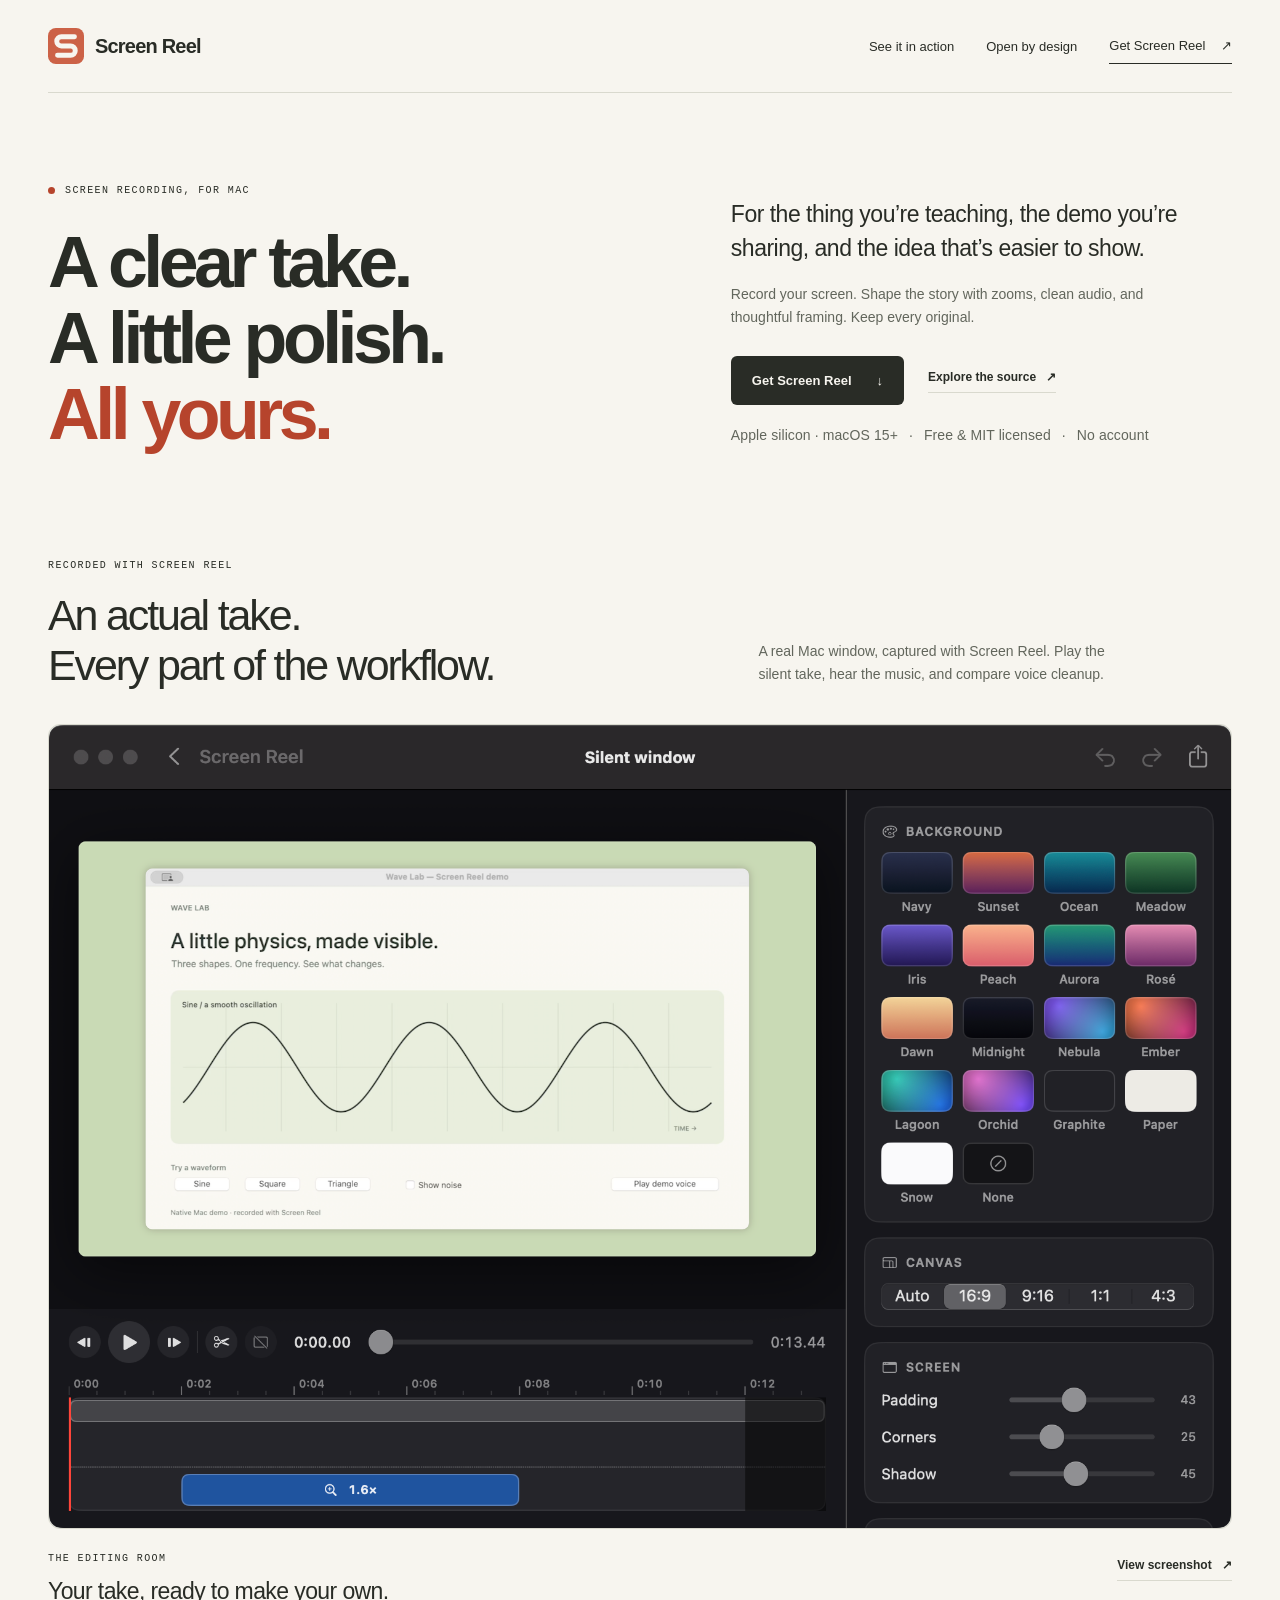
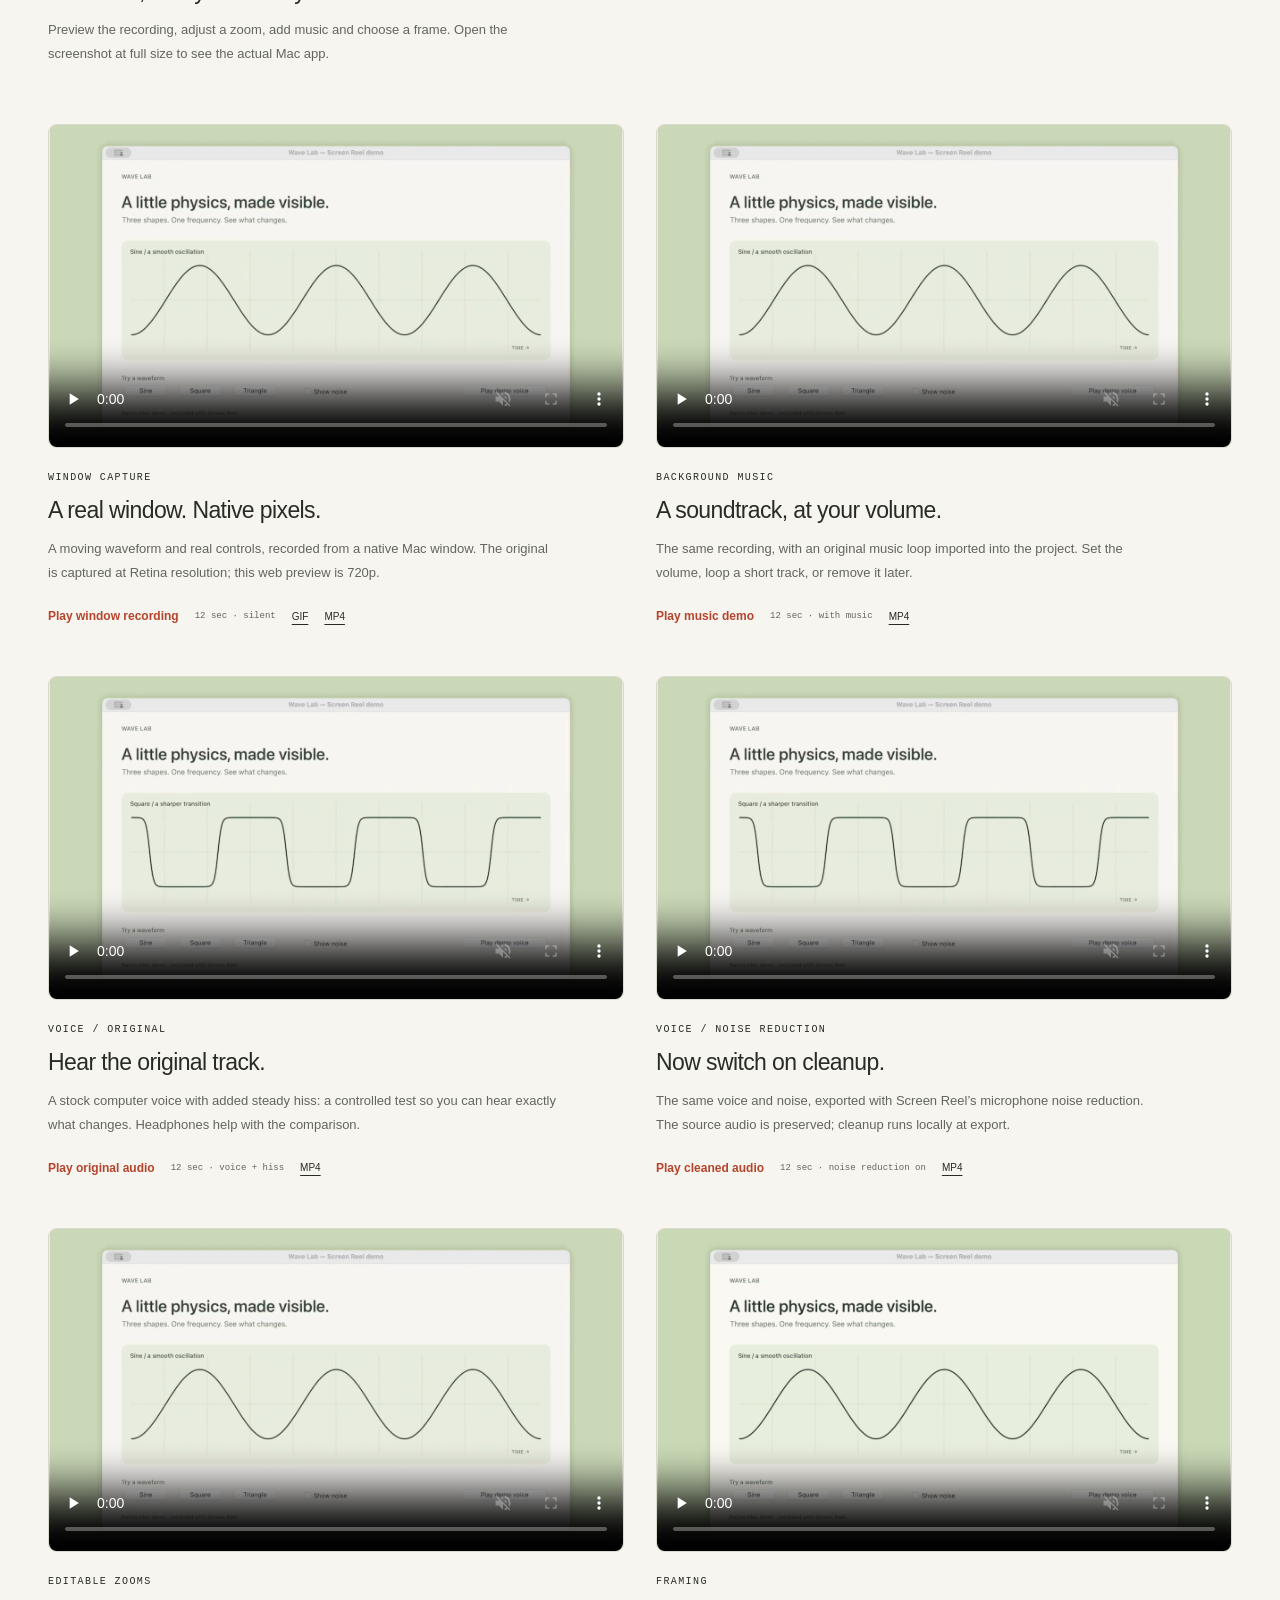
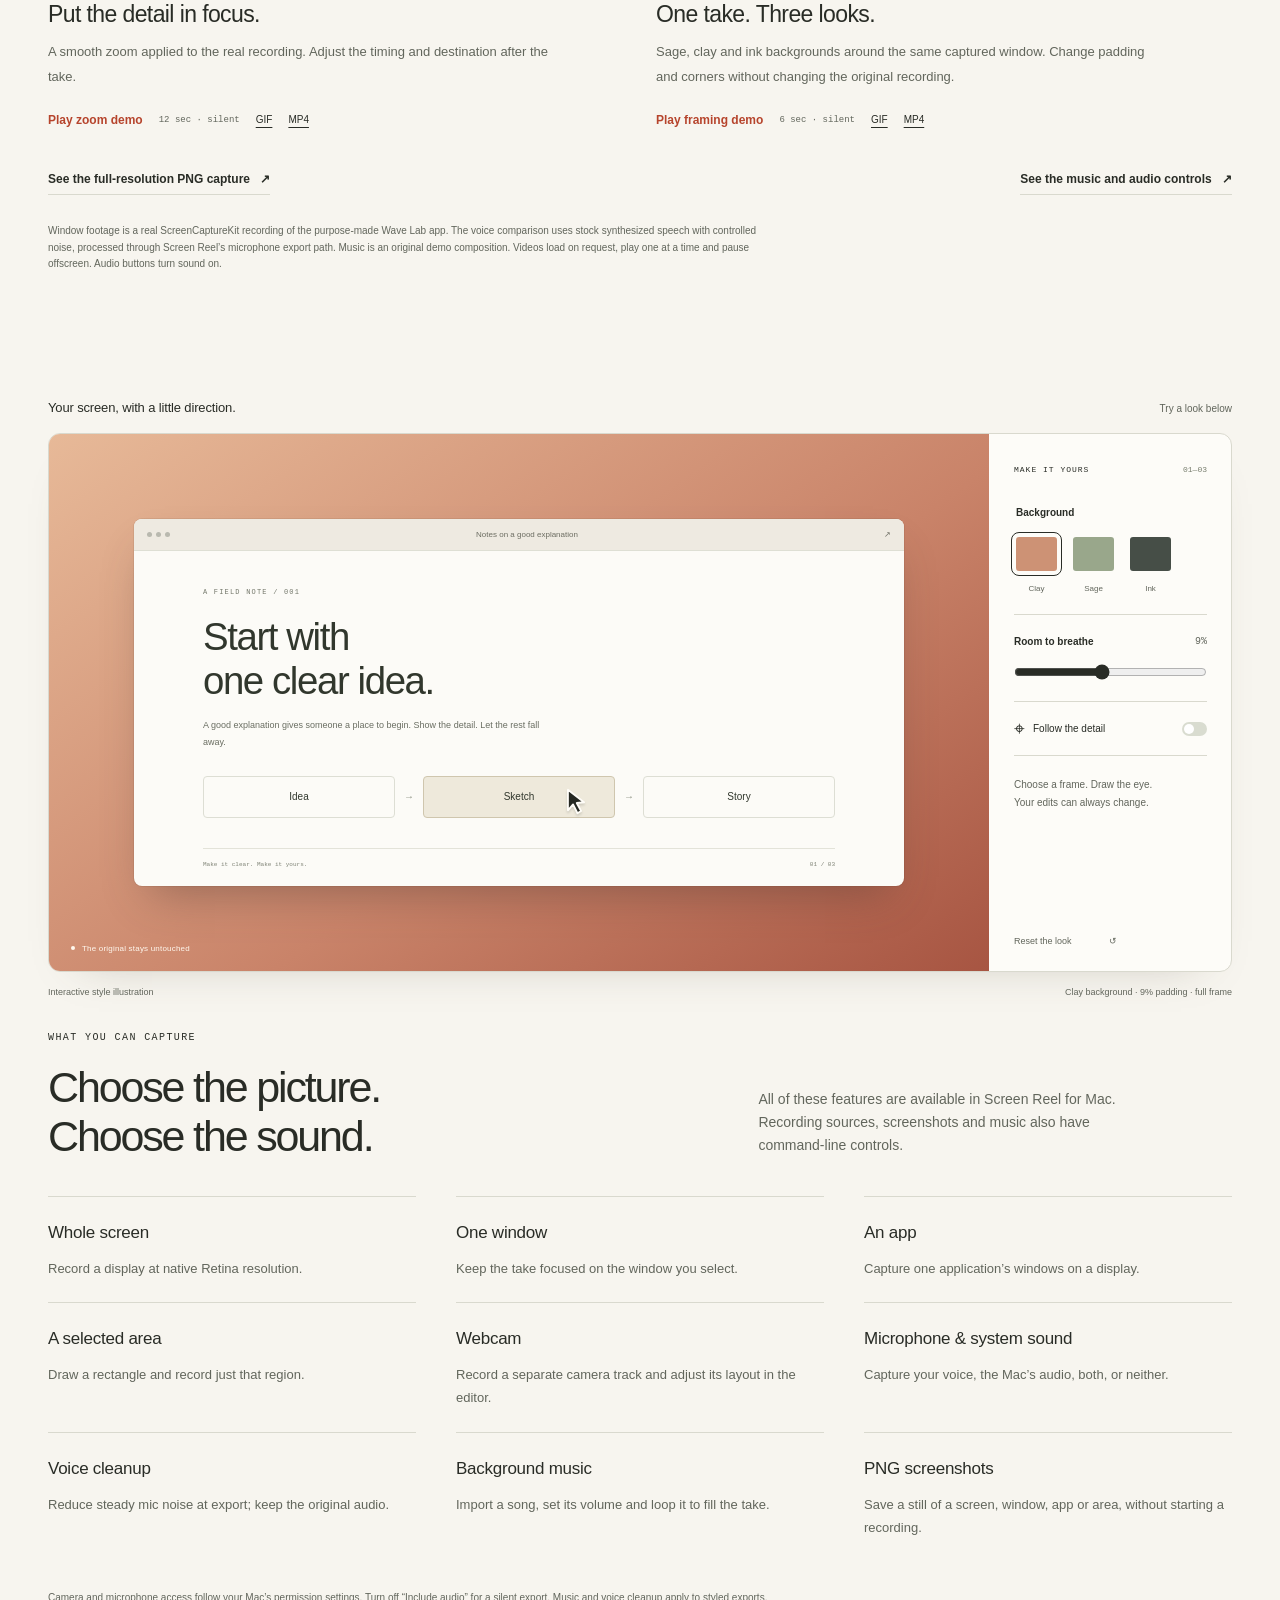
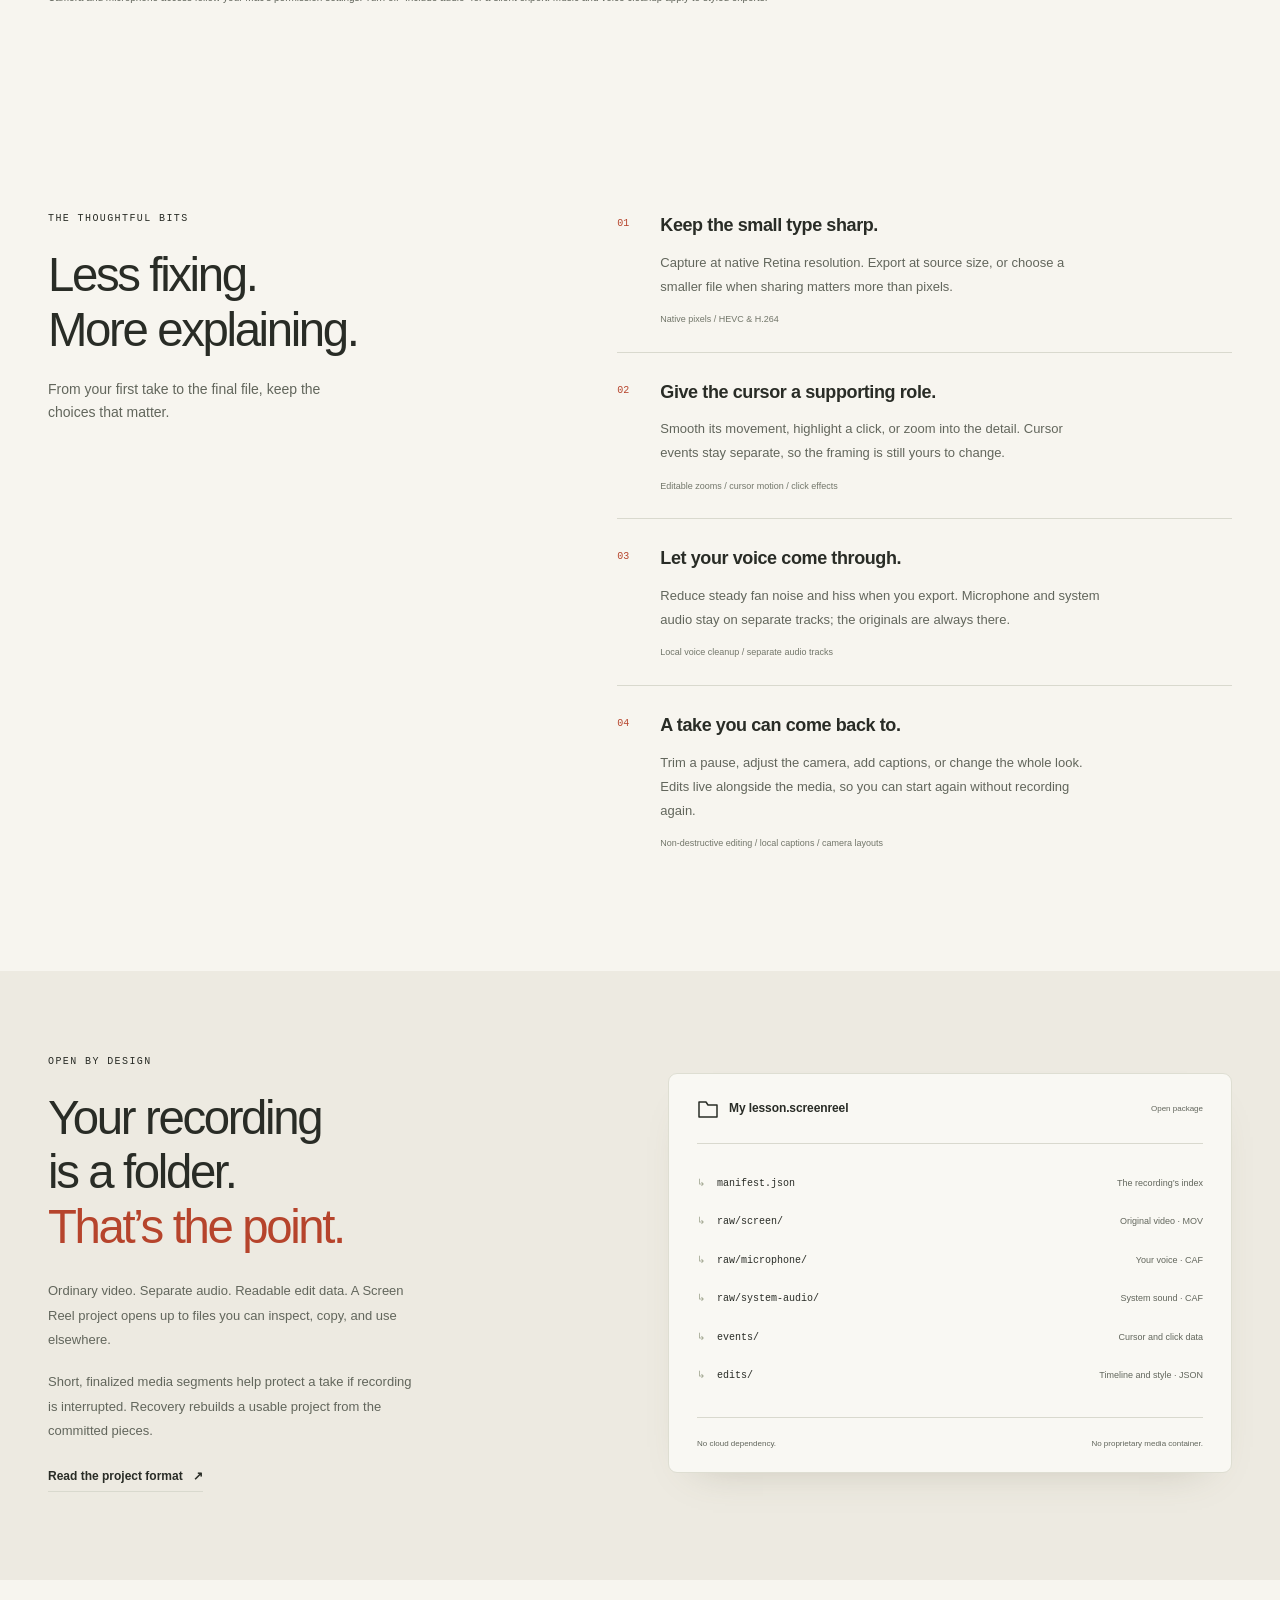
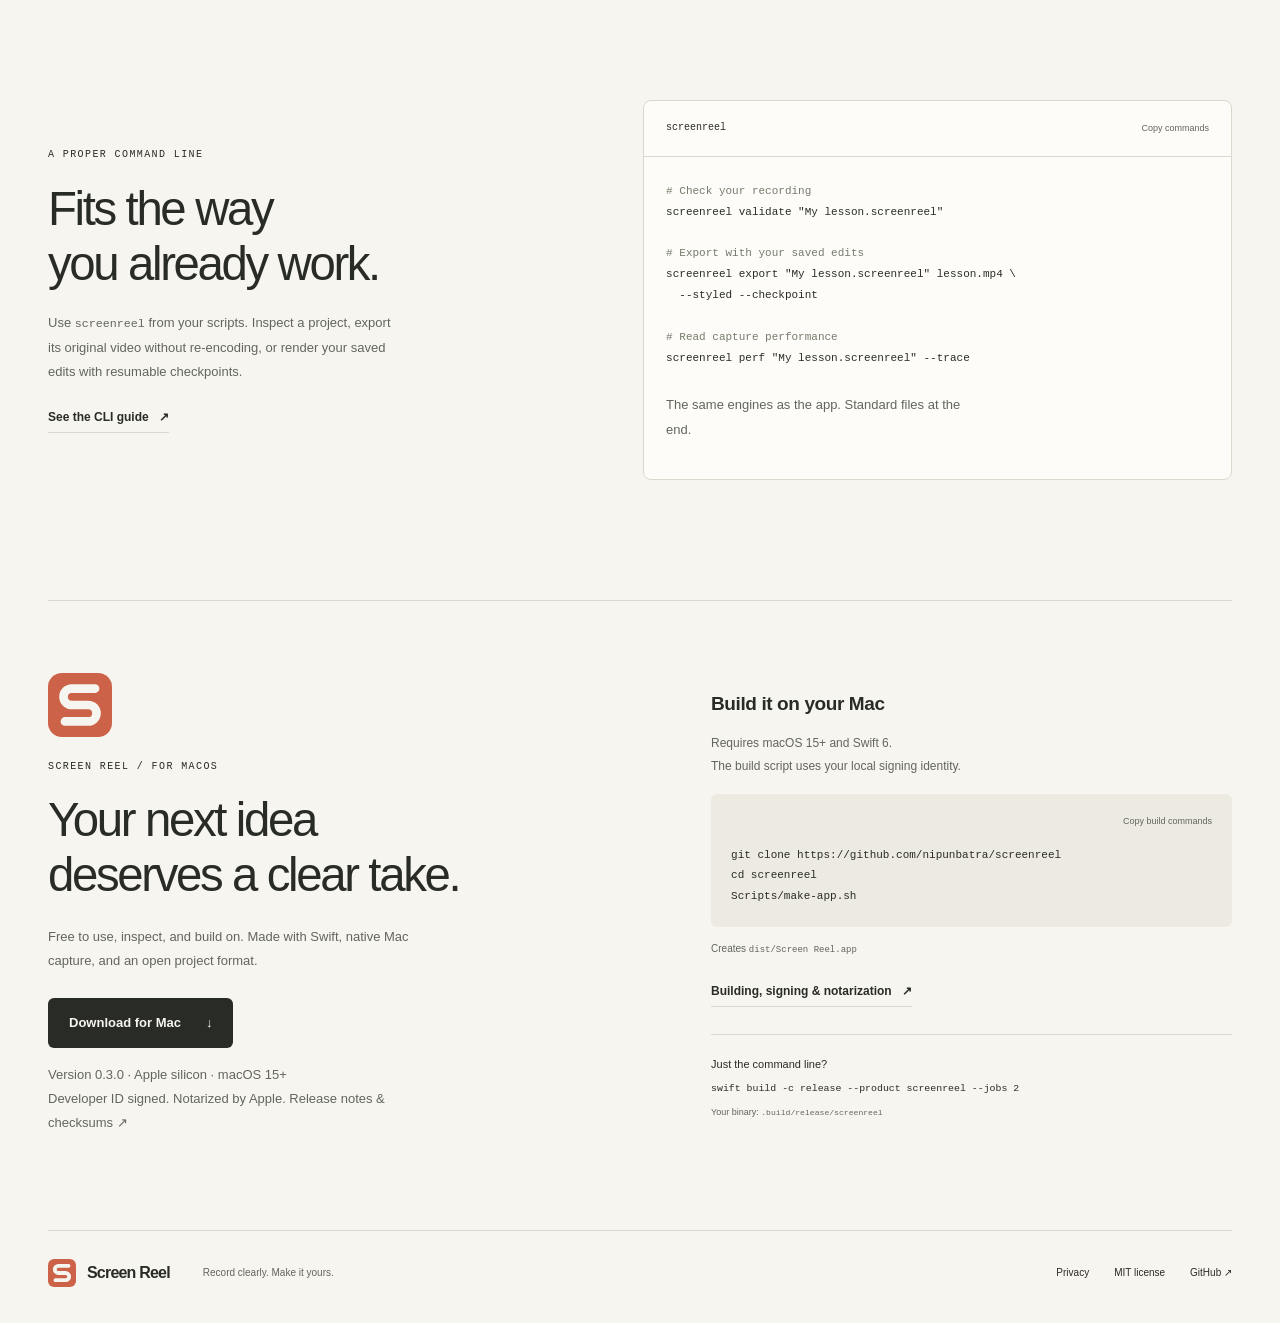
<file: website/index.html>
<!doctype html>
<html lang="en">
<head>
<meta charset="utf-8"><meta name="viewport" content="width=device-width, initial-scale=1">
<meta name="theme-color" content="#f7f5ef">
<title>Screen Reel — a clear take, a little polish, all yours</title>
<meta name="description" content="A native Mac screen recorder with editable zooms, cursor motion, local voice cleanup, and an open project format. Free and MIT licensed.">
<link rel="canonical" href="https://nipunbatra.github.io/screenreel/">
<link rel="icon" type="image/svg+xml" href="assets/mark.svg">
<meta property="og:type" content="website"><meta property="og:title" content="Screen Reel — record clearly. Make it yours.">
<meta property="og:description" content="Screen recording and a little studio polish. Native to your Mac. Open by design.">
<meta property="og:url" content="https://nipunbatra.github.io/screenreel/">
<meta property="og:image" content="https://nipunbatra.github.io/screenreel/assets/og-image.png">
<meta property="og:image:width" content="1200"><meta property="og:image:height" content="630">
<meta property="og:image:alt" content="Screen Reel. Record clearly. Make it yours.">
<meta name="twitter:card" content="summary_large_image">
<link rel="stylesheet" href="styles.css"><script src="site.js" defer></script><script type="module" src="gallery.mjs"></script>
</head>
<body>
<a class="skip-link" href="#main">Skip to content</a>
<header class="site-header wrap">
  <a class="brand" href="./" aria-label="Screen Reel home"><img src="assets/mark.svg" width="36" height="36" alt=""><span>Screen Reel</span></a>
  <nav aria-label="Main navigation"><a href="#gallery">See it in action</a><a href="#open-format">Open by design</a><a class="nav-download" href="#download">Get Screen Reel <span aria-hidden="true">↗</span></a></nav>
</header>
<main id="main">
  <section class="hero wrap" aria-labelledby="hero-title">
    <div><p class="eyebrow"><span class="record-dot" aria-hidden="true"></span> Screen recording, for Mac</p><h1 id="hero-title">A clear take.<br>A little polish.<br><span>All yours.</span></h1></div>
    <div class="hero-aside"><p class="hero-description">For the thing you’re teaching, the demo you’re sharing, and the idea that’s easier to show.</p><p>Record your screen. Shape the story with zooms, clean audio, and thoughtful framing. Keep every original.</p>
      <div class="hero-actions"><a class="button" href="#download">Get Screen Reel <span aria-hidden="true">↓</span></a><a class="text-link" href="https://github.com/nipunbatra/screenreel">Explore the source <span aria-hidden="true">↗</span></a></div><p class="availability">Apple silicon · macOS 15+ <span>·</span> Free &amp; MIT licensed <span>·</span> No account</p>
    </div>
  </section>
  <section class="gallery wrap" id="gallery" aria-labelledby="gallery-title">
    <div class="gallery-heading"><div><p class="eyebrow">Recorded with Screen Reel</p><h2 id="gallery-title">An actual take.<br>Every part of the workflow.</h2></div><p>A real Mac window, captured with Screen Reel. Play the silent take, hear the music, and compare voice cleanup.</p></div>
    <figure class="gallery-editor">
      <a href="assets/gallery/editor.png" data-screenshot aria-label="Enlarge the Screen Reel editor screenshot"><img src="assets/gallery/editor.png" width="1920" height="1304" loading="lazy" decoding="async" alt="Screen Reel’s native editor with a real Wave Lab window recording, timeline and editing controls"></a>
      <figcaption><div><span class="eyebrow">The editing room</span><h3>Your take, ready to make your own.</h3><p>Preview the recording, adjust a zoom, add music and choose a frame. Open the screenshot at full size to see the actual Mac app.</p></div><a class="text-link" href="assets/gallery/editor.png" data-screenshot="Screen Reel editor at full size">View screenshot <span aria-hidden="true">↗</span></a></figcaption>
    </figure>
    <div class="gallery-pair">
      <figure class="gallery-demo">
        <video id="window-demo" data-gallery-video data-label="window recording" width="1280" height="720" controls muted loop playsinline preload="none" poster="assets/gallery/window.png" aria-label="12-second window recording; silent"><source src="assets/gallery/window.mp4" type="video/mp4"></video>
        <figcaption><span class="eyebrow">Window capture</span><h3>A real window. Native pixels.</h3><p>A moving waveform and real controls, recorded from a native Mac window. The original is captured at Retina resolution; this web preview is 720p.</p><div class="demo-actions"><button class="text-link" data-play="window-demo" aria-pressed="false">Play window recording</button><span>12 sec · silent</span><a href="assets/gallery/window.gif">GIF</a><a href="assets/gallery/window.mp4">MP4</a></div></figcaption>
      </figure>
      <figure class="gallery-demo">
        <video id="music-demo" data-gallery-video data-label="music demo" width="1280" height="720" controls muted loop playsinline preload="none" poster="assets/gallery/music.png" aria-label="12-second music demo; with music"><source src="assets/gallery/music.mp4" type="video/mp4"></video>
        <figcaption><span class="eyebrow">Background music</span><h3>A soundtrack, at your volume.</h3><p>The same recording, with an original music loop imported into the project. Set the volume, loop a short track, or remove it later.</p><div class="demo-actions"><button class="text-link" data-play="music-demo" data-audible data-restart aria-pressed="false">Play music demo</button><span>12 sec · with music</span><a href="assets/gallery/music.mp4">MP4</a></div></figcaption>
      </figure>
      <figure class="gallery-demo">
        <video id="voice-original-demo" data-gallery-video data-label="original audio" width="1280" height="720" controls muted loop playsinline preload="none" poster="assets/gallery/voice-original.png" aria-label="12-second original audio; voice + hiss"><source src="assets/gallery/voice-original.mp4" type="video/mp4"></video>
        <figcaption><span class="eyebrow">Voice / original</span><h3>Hear the original track.</h3><p>A stock computer voice with added steady hiss: a controlled test so you can hear exactly what changes. Headphones help with the comparison.</p><div class="demo-actions"><button class="text-link" data-play="voice-original-demo" data-audible data-restart aria-pressed="false">Play original audio</button><span>12 sec · voice + hiss</span><a href="assets/gallery/voice-original.mp4">MP4</a></div></figcaption>
      </figure>
      <figure class="gallery-demo">
        <video id="voice-clean-demo" data-gallery-video data-label="cleaned audio" width="1280" height="720" controls muted loop playsinline preload="none" poster="assets/gallery/voice-clean.png" aria-label="12-second cleaned audio; noise reduction on"><source src="assets/gallery/voice-clean.mp4" type="video/mp4"></video>
        <figcaption><span class="eyebrow">Voice / noise reduction</span><h3>Now switch on cleanup.</h3><p>The same voice and noise, exported with Screen Reel’s microphone noise reduction. The source audio is preserved; cleanup runs locally at export.</p><div class="demo-actions"><button class="text-link" data-play="voice-clean-demo" data-audible data-restart aria-pressed="false">Play cleaned audio</button><span>12 sec · noise reduction on</span><a href="assets/gallery/voice-clean.mp4">MP4</a></div></figcaption>
      </figure>
      <figure class="gallery-demo">
        <video id="zoom-demo" data-gallery-video data-label="zoom demo" width="1280" height="720" controls muted loop playsinline preload="none" poster="assets/gallery/zoom.png" aria-label="12-second zoom demo; silent"><source src="assets/gallery/zoom.mp4" type="video/mp4"></video>
        <figcaption><span class="eyebrow">Editable zooms</span><h3>Put the detail in focus.</h3><p>A smooth zoom applied to the real recording. Adjust the timing and destination after the take.</p><div class="demo-actions"><button class="text-link" data-play="zoom-demo" aria-pressed="false">Play zoom demo</button><span>12 sec · silent</span><a href="assets/gallery/zoom.gif">GIF</a><a href="assets/gallery/zoom.mp4">MP4</a></div></figcaption>
      </figure>
      <figure class="gallery-demo">
        <video id="styles-demo" data-gallery-video data-label="framing demo" width="1280" height="720" controls muted loop playsinline preload="none" poster="assets/gallery/styles.png" aria-label="6-second framing demo; silent"><source src="assets/gallery/styles.mp4" type="video/mp4"></video>
        <figcaption><span class="eyebrow">Framing</span><h3>One take. Three looks.</h3><p>Sage, clay and ink backgrounds around the same captured window. Change padding and corners without changing the original recording.</p><div class="demo-actions"><button class="text-link" data-play="styles-demo" aria-pressed="false">Play framing demo</button><span>6 sec · silent</span><a href="assets/gallery/styles.gif">GIF</a><a href="assets/gallery/styles.mp4">MP4</a></div></figcaption>
      </figure>
    </div>
    <div class="gallery-stills">
      <a class="text-link" href="assets/gallery/capture.png" data-screenshot="Full-resolution PNG of the Wave Lab window, saved with Screen Reel’s screenshot command">See the full-resolution PNG capture <span aria-hidden="true">↗</span></a>
      <a class="text-link" href="assets/gallery/editor-styled.png" data-screenshot="Screen Reel’s music and audio controls">See the music and audio controls <span aria-hidden="true">↗</span></a>
    </div>
    <p class="gallery-note">Window footage is a real ScreenCaptureKit recording of the purpose-made Wave Lab app. The voice comparison uses stock synthesized speech with controlled noise, processed through Screen Reel’s microphone export path. Music is an original demo composition. Videos load on request, play one at a time and pause offscreen. Audio buttons turn sound on.</p>
    <p id="gallery-status" class="gallery-status" role="status" aria-live="polite"></p>
    <dialog id="screenshot-dialog" aria-label="Screen Reel screenshot"><button class="dialog-close" data-close autofocus>Close screenshot <span aria-hidden="true">×</span></button><img alt=""></dialog>
  </section>
  <section class="showcase wrap" aria-labelledby="showcase-title">
    <div class="showcase-heading"><h2 id="showcase-title">Your screen, with a little direction.</h2><span>Try a look below</span></div>
    <div class="demo-shell">
      <div class="demo-canvas" id="demo-canvas" data-look="clay">
        <div class="demo-document">
          <div class="document-bar"><span class="window-dots" aria-hidden="true"><i></i><i></i><i></i></span><span>Notes on a good explanation</span><span aria-hidden="true">↗</span></div>
          <div class="document-content"><span class="document-label">A field note / 001</span><h3>Start with<br>one clear idea.</h3><p>A good explanation gives someone a place to begin. Show the detail. Let the rest fall away.</p>
            <div class="idea-diagram" aria-label="An idea becomes a sketch, then a story"><span>Idea</span><i aria-hidden="true">→</i><span class="diagram-focus">Sketch</span><i aria-hidden="true">→</i><span>Story</span></div>
            <div class="document-bottom"><span>Make it clear. Make it yours.</span><span>01 / 03</span></div>
          </div>
          <svg class="demo-cursor" viewBox="0 0 30 38" width="30" height="38" aria-hidden="true"><path d="M4 3v28l7-8 6 12 5-3-6-11 10-1Z" fill="#252822" stroke="#fffdf8" stroke-width="2.5" stroke-linejoin="round"/></svg>
        </div>
        <div class="frame-label" aria-hidden="true"><span class="tiny-dot"></span> The original stays untouched</div>
      </div>
      <aside class="demo-controls" aria-label="Interactive style illustration controls">
        <div class="controls-title"><span class="eyebrow">Make it yours</span><span class="control-index">01—03</span></div>
        <fieldset><legend>Background</legend><div class="swatches"><button class="swatch clay" data-look="clay" aria-label="Clay background" aria-pressed="true"><span>Clay</span></button><button class="swatch sage" data-look="sage" aria-label="Sage background" aria-pressed="false"><span>Sage</span></button><button class="swatch ink" data-look="ink" aria-label="Ink background" aria-pressed="false"><span>Ink</span></button></div></fieldset>
        <div class="range-control"><label for="padding">Room to breathe <output id="padding-value" for="padding">9%</output></label><input id="padding" type="range" min="4" max="15" value="9" step="1"></div>
        <button class="focus-toggle" id="focus-toggle" aria-pressed="false"><span class="focus-icon" aria-hidden="true">⌖</span><span>Follow the detail</span><span class="switch" aria-hidden="true"></span></button>
        <p class="control-note">Choose a frame. Draw the eye. Your edits can always change.</p><button class="reset-button" id="reset-demo">Reset the look <span aria-hidden="true">↺</span></button>
      </aside>
    </div>
    <div class="demo-footer"><span>Interactive style illustration</span><span id="demo-status" role="status" aria-live="polite">Clay background · 9% padding · full frame</span></div>
    <noscript><p class="no-script">The illustration’s controls need JavaScript. The app, documentation, and build instructions are linked below.</p></noscript>
  </section>
  <section class="capture-features wrap" aria-labelledby="capture-features-title">
    <div class="gallery-heading"><div><p class="eyebrow">What you can capture</p><h2 id="capture-features-title">Choose the picture.<br>Choose the sound.</h2></div><p>All of these features are available in Screen Reel for Mac. Recording sources, screenshots and music also have command-line controls.</p></div>
    <dl class="capture-grid">
      <div><dt>Whole screen</dt><dd>Record a display at native Retina resolution.</dd></div>
      <div><dt>One window</dt><dd>Keep the take focused on the window you select.</dd></div>
      <div><dt>An app</dt><dd>Capture one application’s windows on a display.</dd></div>
      <div><dt>A selected area</dt><dd>Draw a rectangle and record just that region.</dd></div>
      <div><dt>Webcam</dt><dd>Record a separate camera track and adjust its layout in the editor.</dd></div>
      <div><dt>Microphone &amp; system sound</dt><dd>Capture your voice, the Mac’s audio, both, or neither.</dd></div>
      <div><dt>Voice cleanup</dt><dd>Reduce steady mic noise at export; keep the original audio.</dd></div>
      <div><dt>Background music</dt><dd>Import a song, set its volume and loop it to fill the take.</dd></div>
      <div><dt>PNG screenshots</dt><dd>Save a still of a screen, window, app or area, without starting a recording.</dd></div>
    </dl>
    <p class="gallery-note">Camera and microphone access follow your Mac’s permission settings. Turn off “Include audio” for a silent export. Music and voice cleanup apply to styled exports.</p>
  </section>
  <section class="details wrap section-space" id="features" aria-labelledby="details-title">
    <div class="section-heading"><p class="eyebrow">The thoughtful bits</p><h2 id="details-title">Less fixing.<br>More explaining.</h2><p>From your first take to the final file, keep the choices that matter.</p></div>
    <div class="feature-list">
      <article><span class="feature-number">01</span><div><h3>Keep the small type sharp.</h3><p>Capture at native Retina resolution. Export at source size, or choose a smaller file when sharing matters more than pixels.</p><span class="feature-note">Native pixels / HEVC &amp; H.264</span></div></article>
      <article><span class="feature-number">02</span><div><h3>Give the cursor a supporting role.</h3><p>Smooth its movement, highlight a click, or zoom into the detail. Cursor events stay separate, so the framing is still yours to change.</p><span class="feature-note">Editable zooms / cursor motion / click effects</span></div></article>
      <article><span class="feature-number">03</span><div><h3>Let your voice come through.</h3><p>Reduce steady fan noise and hiss when you export. Microphone and system audio stay on separate tracks; the originals are always there.</p><span class="feature-note">Local voice cleanup / separate audio tracks</span></div></article>
      <article><span class="feature-number">04</span><div><h3>A take you can come back to.</h3><p>Trim a pause, adjust the camera, add captions, or change the whole look. Edits live alongside the media, so you can start again without recording again.</p><span class="feature-note">Non-destructive editing / local captions / camera layouts</span></div></article>
    </div>
  </section>
  <section class="open-section section-space" id="open-format" aria-labelledby="open-title"><div class="wrap open-grid">
    <div><p class="eyebrow">Open by design</p><h2 id="open-title">Your recording<br>is a folder.<br><span>That’s the point.</span></h2><p>Ordinary video. Separate audio. Readable edit data. A Screen Reel project opens up to files you can inspect, copy, and use elsewhere.</p><p>Short, finalized media segments help protect a take if recording is interrupted. Recovery rebuilds a usable project from the committed pieces.</p><a class="text-link" href="https://github.com/nipunbatra/screenreel/blob/main/docs/PROJECT_FORMAT.md">Read the project format <span aria-hidden="true">↗</span></a></div>
    <div class="project-card"><div class="project-title"><svg width="22" height="20" viewBox="0 0 22 20" aria-hidden="true"><path d="M2 5V3h7l2 3h9v12H2Z" fill="none" stroke="currentColor" stroke-width="1.5" stroke-linejoin="round"/></svg><strong>My lesson.screenreel</strong><span>Open package</span></div>
      <dl class="file-tree"><div><dt>manifest.json</dt><dd>The recording’s index</dd></div><div><dt>raw/screen/</dt><dd>Original video · MOV</dd></div><div><dt>raw/microphone/</dt><dd>Your voice · CAF</dd></div><div><dt>raw/system-audio/</dt><dd>System sound · CAF</dd></div><div><dt>events/</dt><dd>Cursor and click data</dd></div><div><dt>edits/</dt><dd>Timeline and style · JSON</dd></div></dl>
      <div class="project-footer"><span>No cloud dependency.</span><span>No proprietary media container.</span></div>
    </div>
  </div></section>
  <section class="cli-section wrap section-space" aria-labelledby="cli-title">
    <div><p class="eyebrow">A proper command line</p><h2 id="cli-title">Fits the way<br>you already work.</h2><p>Use <code>screenreel</code> from your scripts. Inspect a project, export its original video without re-encoding, or render your saved edits with resumable checkpoints.</p><a class="text-link" href="https://github.com/nipunbatra/screenreel#cli">See the CLI guide <span aria-hidden="true">↗</span></a></div>
    <div class="terminal"><div class="terminal-header"><span>screenreel</span><button class="copy-button" data-copy="cli-code">Copy commands</button></div><pre><code id="cli-code"><span class="code-comment"># Check your recording</span>
screenreel validate "My lesson.screenreel"

<span class="code-comment"># Export with your saved edits</span>
screenreel export "My lesson.screenreel" lesson.mp4 \
  --styled --checkpoint

<span class="code-comment"># Read capture performance</span>
screenreel perf "My lesson.screenreel" --trace</code></pre><p class="terminal-note">The same engines as the app. Standard files at the end.</p></div>
  </section>
  <section class="download-section wrap section-space" id="download" aria-labelledby="download-title">
    <div class="download-intro"><img src="assets/mark.svg" width="64" height="64" alt=""><p class="eyebrow">Screen Reel / for macOS</p><h2 id="download-title">Your next idea<br>deserves a clear take.</h2><p>Free to use, inspect, and build on. Made with Swift, native Mac capture, and an open project format.</p><a class="button" href="https://github.com/nipunbatra/screenreel/releases/latest/download/screenreel.dmg">Download for Mac <span aria-hidden="true">↓</span></a><p class="release-note">Version 0.3.0 · Apple silicon · macOS 15+<br>Developer ID signed. Notarized by Apple. <a href="https://github.com/nipunbatra/screenreel/releases/tag/v0.3.0">Release notes &amp; checksums ↗</a></p></div>
    <div class="build-instructions"><h3>Build it on your Mac</h3><p>Requires macOS 15+ and Swift 6.<br>The build script uses your local signing identity.</p><div class="build-code"><button class="copy-button" data-copy="build-code">Copy build commands</button><pre><code id="build-code">git clone https://github.com/nipunbatra/screenreel
cd screenreel
Scripts/make-app.sh</code></pre></div><p class="build-result">Creates <code>dist/Screen Reel.app</code></p><a class="text-link" href="https://github.com/nipunbatra/screenreel/blob/main/docs/DISTRIBUTION.md">Building, signing &amp; notarization <span aria-hidden="true">↗</span></a><div class="build-cli"><p>Just the command line?</p><code>swift build -c release --product screenreel --jobs 2</code><span>Your binary: <code>.build/release/screenreel</code></span></div></div>
  </section>
  <p class="copy-status wrap" id="copy-status" role="status" aria-live="polite"></p>
</main>
<footer class="site-footer wrap"><a class="brand" href="./"><img src="assets/mark.svg" width="28" height="28" alt=""><span>Screen Reel</span></a><p>Record clearly. Make it yours.</p><nav aria-label="Footer"><a href="privacy.html">Privacy</a><a href="https://github.com/nipunbatra/screenreel/blob/main/LICENSE">MIT license</a><a href="https://github.com/nipunbatra/screenreel">GitHub <span aria-hidden="true">↗</span></a></nav></footer>
</body>
</html>
</file>
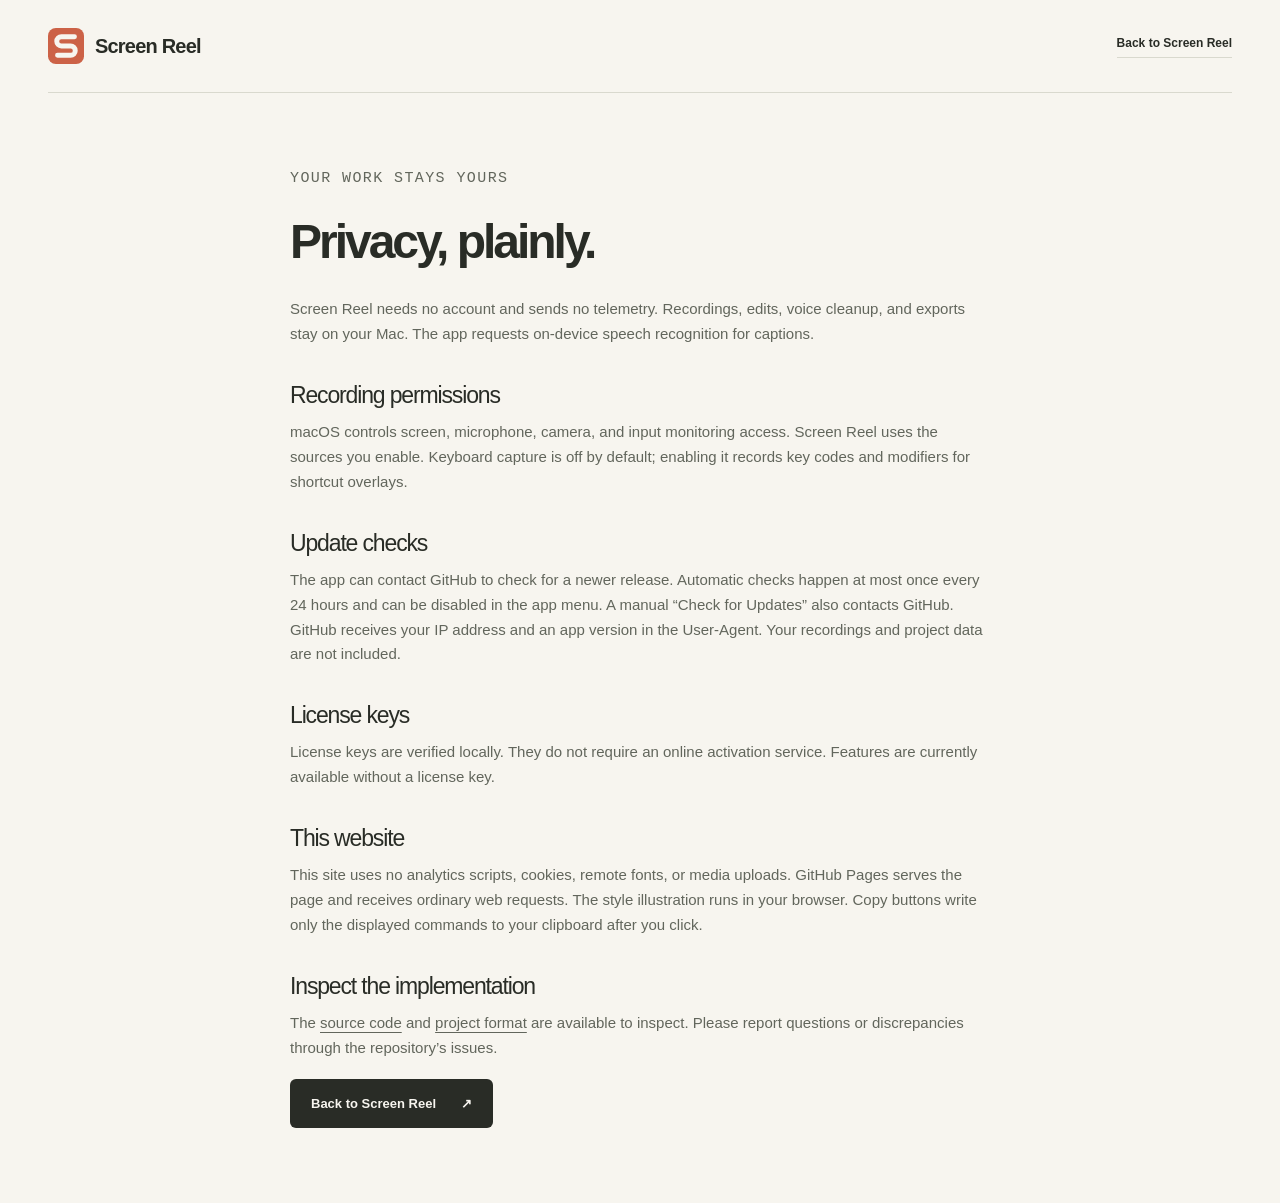
<file: website/privacy.html>
<!doctype html>
<html lang="en"><head><meta charset="utf-8"><meta name="viewport" content="width=device-width, initial-scale=1"><title>Privacy — Screen Reel</title><meta name="description" content="What stays on your Mac and how Screen Reel checks for updates."><link rel="icon" type="image/svg+xml" href="assets/mark.svg"><link rel="stylesheet" href="styles.css"></head>
<body><a class="skip-link" href="#main">Skip to content</a><header class="site-header wrap"><a class="brand" href="./"><img src="assets/mark.svg" width="36" height="36" alt=""><span>Screen Reel</span></a><a class="text-link" href="./">Back to Screen Reel</a></header>
<main id="main" class="prose wrap"><p class="eyebrow">Your work stays yours</p><h1>Privacy, plainly.</h1><p>Screen Reel needs no account and sends no telemetry. Recordings, edits, voice cleanup, and exports stay on your Mac. The app requests on-device speech recognition for captions.</p><h2>Recording permissions</h2><p>macOS controls screen, microphone, camera, and input monitoring access. Screen Reel uses the sources you enable. Keyboard capture is off by default; enabling it records key codes and modifiers for shortcut overlays.</p><h2>Update checks</h2><p>The app can contact GitHub to check for a newer release. Automatic checks happen at most once every 24 hours and can be disabled in the app menu. A manual “Check for Updates” also contacts GitHub. GitHub receives your IP address and an app version in the User-Agent. Your recordings and project data are not included.</p><h2>License keys</h2><p>License keys are verified locally. They do not require an online activation service. Features are currently available without a license key.</p><h2>This website</h2><p>This site uses no analytics scripts, cookies, remote fonts, or media uploads. GitHub Pages serves the page and receives ordinary web requests. The style illustration runs in your browser. Copy buttons write only the displayed commands to your clipboard after you click.</p><h2>Inspect the implementation</h2><p>The <a href="https://github.com/nipunbatra/screenreel">source code</a> and <a href="https://github.com/nipunbatra/screenreel/blob/main/docs/PROJECT_FORMAT.md">project format</a> are available to inspect. Please report questions or discrepancies through the repository’s issues.</p><a class="button" href="./">Back to Screen Reel <span aria-hidden="true">↗</span></a></main></body></html>
</file>
<file: website/styles.css>
:root { color-scheme:light; --paper:#f7f5ef; --paper-deep:#edeae1; --ink:#292c26; --muted:#62665c; --line:#d9d9ce; --accent:#b6442c; --body:"Avenir Next","Segoe UI",-apple-system,BlinkMacSystemFont,sans-serif; --mono:"SFMono-Regular",Consolas,"Liberation Mono",monospace; }
* { box-sizing:border-box; }
html { scroll-behavior:smooth; scroll-padding-top:2rem; }
body { margin:0; background:var(--paper); color:var(--ink); font-family:var(--body); line-height:1.65; -webkit-font-smoothing:antialiased; }
button,input { font:inherit; } button,a { -webkit-tap-highlight-color:transparent; } button { cursor:pointer; }
a { color:inherit; text-decoration:none; } p,h1,h2,h3 { margin:0; } img,svg { display:block; max-width:100%; }
button:focus-visible,a:focus-visible,input:focus-visible { outline:3px solid var(--accent); outline-offset:5px; }
::selection { color:var(--ink); background:#efd1ba; }
.wrap { width:min(1240px,calc(100% - 96px)); margin-inline:auto; }
.skip-link { position:absolute; left:1rem; top:-10rem; background:var(--ink); color:var(--paper); padding:.7rem 1rem; z-index:3; }.skip-link:focus { top:1rem; }
.site-header { display:flex; align-items:center; justify-content:space-between; padding-block:28px; border-bottom:1px solid var(--line); gap:24px; }
.brand { display:inline-flex; align-items:center; gap:11px; flex-shrink:0; font-size:20px; font-weight:600; letter-spacing:-.8px; }
.site-header nav { display:flex; align-items:center; gap:32px; font-size:13px; font-weight:500; }
.site-header nav a,.site-footer nav a { transition:color 180ms; }.site-header nav a:hover,.site-footer nav a:hover { color:var(--accent); }
.nav-download { border-bottom:1px solid var(--ink); padding-block:7px; }.nav-download span { margin-left:12px; }
.hero { display:grid; grid-template-columns:1.15fr 1fr; gap:9%; padding-top:90px; padding-bottom:76px; align-items:end; }
.eyebrow { display:flex; align-items:center; gap:10px; font-family:var(--mono); font-size:10px; font-weight:500; letter-spacing:1.4px; text-transform:uppercase; line-height:1.5; }
.record-dot { width:7px; height:7px; border-radius:50%; background:var(--accent); }
h1 { font-size:clamp(46px,5.6vw,76px); letter-spacing:-.063em; line-height:1.06; font-weight:600; margin-top:26px; }
h1 span,.open-grid h2 span { color:var(--accent); }.hero-aside { padding-bottom:5px; max-width:455px; }
.hero-description { font-size:clamp(19px,1.8vw,23px); line-height:1.5; letter-spacing:-.5px; margin-bottom:17px; text-wrap:pretty; }
.hero-aside>p:not(.hero-description) { color:var(--muted); font-size:14px; }
.hero-actions { display:flex; align-items:center; gap:24px; margin-block:27px 19px; flex-wrap:wrap; }
.button { display:inline-flex; align-items:center; justify-content:space-between; gap:25px; border:1px solid transparent; background:var(--ink); color:var(--paper); border-radius:6px; padding:13px 20px; font-size:13px; font-weight:600; transition:transform 180ms,background 180ms; }
.button:hover { background:var(--accent); transform:translateY(-2px); }.button:active { transform:translateY(1px); }
.text-link { display:inline-block; font-size:12px; font-weight:600; border-bottom:1px solid var(--line); padding-bottom:4px; transition:color 180ms,border-color 180ms; }.text-link span { margin-left:7px; }.text-link:hover { color:var(--accent); border-color:var(--accent); }
.hero-aside .availability { font-size:10px; letter-spacing:.1px; }.availability span { margin-inline:7px; }
.showcase-heading { display:flex; justify-content:space-between; align-items:baseline; gap:20px; margin-bottom:16px; }.showcase-heading h2 { font-size:13px; font-weight:500; letter-spacing:-.15px; }.showcase-heading>span { font-size:10px; color:var(--muted); }
.demo-shell { display:grid; grid-template-columns:minmax(0,1fr) 242px; background:#fdfcf8; border-radius:12px; border:1px solid var(--line); overflow:hidden; box-shadow:0 20px 45px -35px #59514160; }
.demo-canvas { --demo-pad:9%; position:relative; display:grid; align-items:center; min-height:490px; padding:var(--demo-pad); overflow:hidden; background:linear-gradient(145deg,#e7b998,#c98369 58%,#a75542); }
.demo-canvas[data-look="sage"] { background:linear-gradient(145deg,#d4dbbd,#a7b095 58%,#687d6c); }.demo-canvas[data-look="ink"] { background:linear-gradient(145deg,#83857e,#4d544e 58%,#303b35); }
.demo-document { position:relative; width:100%; border-radius:8px; background:#fcfbf7; color:#31372d; overflow:hidden; box-shadow:0 22px 42px -16px #513b3570,0 0 0 1px #38271b15; transform-origin:49% 70%; transition:transform 450ms cubic-bezier(.2,.7,.25,1); }
.demo-canvas.is-focused .demo-document { transform:scale(1.24) translateY(-1%); }
.document-bar { display:flex; align-items:center; justify-content:space-between; gap:10px; min-height:32px; background:#eeeae1; border-bottom:1px solid #dedfd4; padding:8px 13px; color:#6c6d62; font-size:8px; }
.window-dots { display:flex; gap:4px; }.window-dots i { width:5px; height:5px; background:#b9b9af; border-radius:50%; }
.document-content { padding:25px 9% 16px; }.document-label { font-family:var(--mono); text-transform:uppercase; color:#74786b; font-size:7px; letter-spacing:1.2px; }
.document-content h3 { font-size:clamp(26px,3vw,41px); line-height:1.15; font-weight:500; letter-spacing:-1.4px; margin-top:13px; }
.document-content>p { max-width:340px; margin-top:14px; color:#6a6e62; font-size:9px; line-height:1.8; }
.idea-diagram { display:grid; grid-template-columns:1fr 28px 1fr 28px 1fr; align-items:center; margin-block:26px 30px; font-size:10px; text-align:center; }.idea-diagram span { padding-block:12px; border:1px solid #ddded4; border-radius:4px; }.idea-diagram .diagram-focus { background:#eee9db; border-color:#cfc6ae; }.idea-diagram i { color:#8e9384; font-style:normal; }
.document-bottom { display:flex; justify-content:space-between; border-top:1px solid #e3e3d9; padding-top:11px; font-family:var(--mono); font-size:6px; color:#7e8275; }
.demo-cursor { position:absolute; left:56%; top:73%; width:22px; height:29px; filter:drop-shadow(0 2px 1px #24262225); transition:transform 450ms cubic-bezier(.2,.7,.25,1); }.demo-canvas.is-focused .demo-cursor { transform:translate(-18px,-6px); }
.frame-label { position:absolute; bottom:16px; left:22px; display:flex; gap:7px; align-items:center; color:#fff8ee; font-size:8px; letter-spacing:.2px; }.tiny-dot { background:currentColor; width:4px; height:4px; border-radius:50%; }
.demo-controls { padding:29px 24px 22px; display:flex; flex-direction:column; border-left:1px solid #ffffff30; }
.controls-title { display:flex; justify-content:space-between; gap:10px; margin-bottom:29px; }.controls-title .eyebrow { font-size:8px; letter-spacing:1px; }.control-index { color:#777d6d; font-family:var(--mono); font-size:8px; }
fieldset { margin:0; padding:0; border:0; min-width:0; }legend,.range-control label { font-size:10px; font-weight:600; }legend { margin-bottom:13px; }
.swatches { display:flex; gap:12px; padding-bottom:33px; }.swatch { position:relative; border:2px solid #fdfcf8; border-radius:5px; width:45px; height:38px; transition:transform 180ms; outline:1px solid transparent; outline-offset:2px; }.swatch[aria-pressed="true"] { outline-color:var(--ink); }.swatch:focus-visible { outline:3px solid var(--accent); outline-offset:5px; }.swatch:hover { transform:translateY(-2px); }.swatch span { position:absolute; top:45px; left:50%; transform:translateX(-50%); font-size:8px; color:var(--muted); }
.clay { background:#cd9275; }.sage { background:#99a78b; }.ink { background:#464e47; }
.range-control { border-top:1px solid var(--line); padding-top:19px; margin-top:8px; }.range-control label { display:flex; justify-content:space-between; align-items:center; }.range-control output { color:var(--muted); font-family:var(--mono); font-weight:400; }
input[type="range"] { width:100%; height:24px; margin:10px 0 17px; accent-color:var(--ink); cursor:pointer; }
.focus-toggle { display:flex; align-items:center; gap:8px; padding:17px 0; border:0; border-block:1px solid var(--line); background:none; font-size:10px; text-align:left; color:var(--ink); }.focus-icon { font-size:19px; line-height:1; }
.switch { margin-left:auto; width:25px; height:14px; border-radius:8px; background:#d9dcd0; padding:2px; flex-shrink:0; transition:background 180ms; }.switch::after { content:""; display:block; width:10px; height:10px; background:white; border-radius:50%; transition:transform 180ms; }.focus-toggle[aria-pressed="true"] .switch { background:var(--accent); }.focus-toggle[aria-pressed="true"] .switch::after { transform:translateX(11px); }
.control-note { font-size:10px; line-height:1.8; color:var(--muted); padding-block:20px; max-width:155px; }.reset-button { background:none; border:0; padding:12px 0 0; font-size:9px; text-align:left; margin-top:auto; color:var(--muted); }.reset-button span { margin-left:35px; }.reset-button:hover { color:var(--accent); }
.demo-footer { display:flex; justify-content:space-between; gap:12px; padding-top:13px; font-size:9px; color:var(--muted); }.no-script { font-size:12px; margin-top:14px; }
.section-space { margin-top:120px; }.details { display:grid; grid-template-columns:1fr 1.4fr; gap:11%; }
h2 { font-size:clamp(32px,3.7vw,49px); letter-spacing:-.05em; font-weight:500; line-height:1.15; text-wrap:balance; }.section-heading h2 { margin-top:22px; }.section-heading>p:last-child { max-width:275px; font-size:14px; color:var(--muted); margin-top:21px; }
.feature-list article { display:grid; grid-template-columns:30px 1fr; gap:13px; padding-block:25px; border-top:1px solid var(--line); }.feature-list article:first-child { padding-top:0; border-top:0; }.feature-list article:last-child { padding-bottom:0; }.feature-number { font-family:var(--mono); color:var(--accent); font-size:10px; padding-top:5px; }
.feature-list h3 { font-size:18px; letter-spacing:-.4px; font-weight:600; margin-bottom:10px; }.feature-list p { color:var(--muted); font-size:13px; line-height:1.85; max-width:440px; }.feature-note { display:block; font-size:9px; color:#72766a; margin-top:13px; }
.open-section { padding-block:83px 88px; background:var(--paper-deep); }.open-grid { display:grid; grid-template-columns:1fr 1.18fr; gap:12%; align-items:center; }.open-grid h2 { margin-block:22px 25px; }.open-grid p:not(.eyebrow) { font-size:13px; color:var(--muted); max-width:370px; margin-bottom:17px; line-height:1.9; }.open-grid .text-link { margin-top:6px; }
.project-card { padding:25px 28px 22px; background:#f9f8f3; border:1px solid #deded2; border-radius:9px; box-shadow:0 19px 42px -30px #625d4460; }.project-title { display:flex; gap:10px; align-items:center; padding-bottom:24px; border-bottom:1px solid var(--line); }.project-title strong { font-size:12px; letter-spacing:-.1px; font-weight:600; }.project-title>span { margin-left:auto; color:var(--muted); font-size:8px; }
.file-tree { margin:21px 0; }.file-tree>div { display:flex; justify-content:space-between; gap:12px; padding-block:11px; }.file-tree dt { font-family:var(--mono); font-size:10px; }.file-tree dt::before { content:"↳"; margin-right:12px; color:#a4a994; }.file-tree dd { font-size:9px; margin:0; color:var(--muted); text-align:right; }
.project-footer { display:flex; justify-content:space-between; flex-wrap:wrap; gap:4px 12px; padding-top:19px; border-top:1px solid var(--line); font-size:8px; color:var(--muted); }
.cli-section { display:grid; grid-template-columns:1fr 1.3fr; align-items:center; gap:12%; }.cli-section h2 { margin-block:20px; }.cli-section>div>p:not(.eyebrow) { max-width:350px; font-size:13px; line-height:1.9; color:var(--muted); margin-bottom:18px; }
code { font-family:var(--mono); font-size:.9em; }.terminal { border:1px solid var(--line); border-radius:8px; background:#fdfcf8; overflow:hidden; min-width:0; }.terminal-header { display:flex; justify-content:space-between; align-items:center; padding:16px 22px; border-bottom:1px solid var(--line); font-family:var(--mono); font-size:10px; }
.copy-button { background:transparent; border:0; color:var(--muted); font-size:9px; font-family:var(--body); padding:4px 0; }.copy-button:hover { color:var(--accent); }
pre { margin:0; overflow-x:auto; font-family:var(--mono); font-size:11px; line-height:1.9; tab-size:2; }.terminal pre { padding:24px 22px; }.terminal pre code { font-size:inherit; }.code-comment { color:#757b6c; }.terminal .terminal-note { font-size:9px; padding:0 22px 19px; color:var(--muted); margin:0; }
.download-section { display:grid; grid-template-columns:repeat(2,minmax(0,1fr)); gap:12%; border-top:1px solid var(--line); padding-top:72px; }.download-intro img { margin-bottom:22px; }.download-intro h2 { margin-block:19px 23px; }.download-intro>p:not(.eyebrow) { max-width:370px; font-size:13px; color:var(--muted); line-height:1.85; }.download-intro .button { margin-block:25px 15px; }.download-intro .release-note { font-size:10px; max-width:330px; }
.build-instructions { align-self:center; min-width:0; }.build-instructions h3 { font-size:19px; letter-spacing:-.4px; font-weight:600; margin-bottom:13px; }.build-instructions>p { font-size:12px; color:var(--muted); line-height:1.85; }.build-code { margin-top:17px; background:var(--paper-deep); padding:16px 20px 20px; border-radius:6px; }.build-code .copy-button { display:block; margin-left:auto; margin-bottom:12px; }.build-code pre { font-size:11px; }.build-code pre code { font-size:inherit; }.build-instructions .build-result { font-size:10px; margin-block:13px 18px; }
.build-cli { border-top:1px solid var(--line); margin-top:27px; padding-top:20px; font-size:11px; }.build-cli>code { display:block; margin-top:8px; overflow-wrap:anywhere; }.build-cli>span { display:block; margin-top:8px; color:var(--muted); font-size:9px; }
.copy-status { min-height:20px; padding-top:20px; font-size:12px; color:var(--accent); }.site-footer { display:flex; flex-wrap:wrap; align-items:center; gap:20px; margin-top:75px; padding-block:28px 36px; border-top:1px solid var(--line); }.site-footer .brand { font-size:16px; }.site-footer>p { font-size:10px; color:var(--muted); margin-left:13px; }.site-footer nav { display:flex; gap:25px; margin-left:auto; font-size:10px; }
.prose { max-width:700px; margin:75px auto; }.prose h1 { font-size:48px; margin-bottom:30px; }.prose h2 { font-size:23px; margin:35px 0 12px; }.prose p { margin-bottom:18px; font-size:15px; color:var(--muted); }.prose a { text-decoration:underline; text-underline-offset:4px; }.prose .button { text-decoration:none; }
@media (min-width:1440px) { .demo-canvas { min-height:520px; } }
@media (max-width:1050px) {
  .wrap { width:calc(100% - 64px); }.hero { gap:7%; }.hero-actions { gap:17px; }.demo-shell { grid-template-columns:minmax(0,1fr) 220px; }.demo-canvas { min-height:440px; }.demo-controls { padding-inline:20px; }
  .details,.open-grid,.cli-section,.download-section { gap:7%; }.project-card { padding-inline:20px; }.project-title>span { display:none; }.file-tree dd { font-size:8px; }
}
@media (max-width:760px) {
  .wrap { width:calc(100% - 40px); }.site-header { padding-block:20px; }.brand { font-size:18px; gap:8px; }.brand img { width:31px; height:31px; }.site-header nav a:not(.nav-download) { display:none; }.site-header nav { font-size:11px; }.nav-download span { margin-left:4px; }
  .hero { grid-template-columns:1fr; gap:30px; padding-block:51px 43px; }h1 { font-size:clamp(49px,10vw,66px); }.hero-aside { max-width:480px; }.hero-description { font-size:19px; max-width:410px; }.hero-aside>p { font-size:13px; }.hero-actions { margin-block:22px 16px; }.eyebrow { font-size:9px; }.hero-aside .availability { font-size:9px; }.availability span { margin-inline:4px; }
  .showcase-heading h2 { font-size:11px; }.showcase-heading>span { font-size:9px; }.demo-shell { grid-template-columns:1fr; }.demo-canvas { min-height:0; padding:var(--demo-pad); padding-bottom:calc(var(--demo-pad) + 10px); }.document-content { padding-top:21px; }.document-content h3 { font-size:34px; }.document-content>p { font-size:9px; }.document-label { font-size:6px; }.idea-diagram { margin-block:20px 22px; }.frame-label { bottom:10px; left:15px; font-size:7px; }.document-bottom { font-size:5px; }.demo-cursor { width:18px; }
  .demo-controls { display:grid; grid-template-columns:1fr 1fr; gap:22px 28px; padding:22px; border:0; }.controls-title { grid-column:1/-1; margin-bottom:0; }.controls-title .eyebrow { font-size:9px; }.swatches { gap:10px; padding-bottom:16px; }.swatch { width:36px; height:31px; }.swatch span { top:36px; }.range-control { margin:0; padding-top:0; border:0; }.range-control input { margin-bottom:0; }
  .focus-toggle { padding-block:13px; }.reset-button { margin:0; text-align:right; padding:13px 0; }.reset-button span { margin-left:10px; }.control-note { display:none; }.demo-footer { font-size:8px; align-items:baseline; }.demo-footer #demo-status { max-width:53%; text-align:right; }
  .section-space { margin-top:70px; }.details,.open-grid,.cli-section,.download-section { grid-template-columns:1fr; gap:35px; }h2 { font-size:38px; }.section-heading>p:last-child { max-width:360px; }.feature-list article { padding-block:24px; }.feature-list h3 { font-size:17px; }.feature-list p { font-size:13px; }.feature-note { font-size:9px; }.open-section { padding-block:52px; }.open-grid h2 { font-size:41px; }
  .project-card { padding:22px 20px; }.file-tree dt { font-size:10px; }.file-tree dd { font-size:9px; }.project-footer { font-size:7px; }.cli-section>div>p:not(.eyebrow) { max-width:420px; }.terminal pre { font-size:10px; padding:20px 17px; }.terminal-header { padding:14px 17px; }.terminal .terminal-note { padding-inline:17px; font-size:8px; }
  .download-section { padding-top:48px; gap:42px; }.download-intro>p:not(.eyebrow) { max-width:400px; }.build-code pre { font-size:10px; }.site-footer { gap:17px 20px; margin-top:37px; }.site-footer>p { margin-left:auto; font-size:9px; }.site-footer nav { margin-left:0; width:100%; padding-top:5px; }.site-footer .brand { font-size:15px; }.prose { margin-block:50px; }.prose h1 { font-size:42px; }
}
@media (max-width:370px) { .wrap { width:calc(100% - 32px); }.nav-download { font-size:10px; }.demo-controls { gap:18px; padding:18px; }.swatches { gap:8px; }.swatch { width:30px; }.document-content h3 { font-size:28px; }.document-bar { font-size:6px; }.file-tree dt { font-size:9px; }.file-tree dd { font-size:8px; }.file-tree dt::before { margin-right:6px; } }
@media (prefers-reduced-motion:reduce) { html { scroll-behavior:auto; }*,*::before,*::after { transition:none !important; animation:none !important; } }

/* Real product gallery. Captions sit outside the media; no animated backdrops. */
.gallery { padding-block:30px 100px; }
.gallery-heading { display:grid; grid-template-columns:1.2fr 1fr; align-items:end; gap:12%; margin-bottom:34px; }
.gallery-heading h2 { margin-top:18px; font-size:clamp(29px,3.4vw,43px); }
.gallery-heading>p { color:var(--muted); font-size:14px; max-width:360px; padding-bottom:4px; }
.gallery figure { margin:0; min-width:0; }
.gallery-editor>a { display:block; border:1px solid var(--line); border-radius:12px; overflow:hidden; background:#e7e9e4; }
.gallery-editor img { width:100%; height:auto; }
.gallery-editor>a:hover { border-color:#8b9481; }
.gallery figcaption { padding-top:22px; }
.gallery h3 { font-size:23px; font-weight:500; letter-spacing:-.6px; line-height:1.3; margin-block:11px; }
.gallery figcaption p { font-size:13px; line-height:1.85; color:var(--muted); max-width:510px; }
.gallery-editor figcaption { display:flex; justify-content:space-between; gap:28px; align-items:start; }
.gallery-editor figcaption>.text-link { flex-shrink:0; margin-top:5px; }
.gallery-pair { display:grid; grid-template-columns:repeat(2,minmax(0,1fr)); gap:32px; margin-top:58px; }
.gallery video { display:block; width:100%; height:auto; aspect-ratio:16/9; object-fit:contain; border-radius:9px; border:1px solid var(--line); background:var(--paper-deep); }
.demo-actions { display:flex; align-items:center; flex-wrap:wrap; gap:10px 16px; margin-top:17px; }
.demo-actions button { padding:5px 0; border:0; background:none; color:var(--accent); font-size:12px; }
.demo-actions span { font-family:var(--mono); font-size:9px; color:var(--muted); }
.demo-actions a { font-size:10px; text-decoration:underline; text-underline-offset:4px; }
.gallery-style { display:grid; grid-template-columns:1.5fr 1fr; gap:45px; align-items:center; margin-top:55px !important; }
.gallery-style figcaption { padding:0; }.gallery-style h3 { font-size:31px; }.gallery-alternate { margin-top:22px; }
.gallery-note { margin-top:28px; color:var(--muted); font-size:10px; max-width:720px; }
.gallery-status { color:var(--accent); font-size:12px; min-height:20px; margin-top:8px; }
.visually-hidden { position:absolute; width:1px !important; height:1px !important; overflow:hidden; clip-path:inset(50%); white-space:nowrap; }
#screenshot-dialog { width:min(1500px,96vw); max-width:none; max-height:94dvh; padding:48px 12px 12px; background:var(--paper); color:var(--ink); border:1px solid var(--line); border-radius:12px; }
#screenshot-dialog::backdrop { background:#242921bb; }
#screenshot-dialog img { width:100%; height:auto; }
.dialog-close { position:absolute; right:17px; top:10px; border:0; background:none; padding:5px; color:var(--ink); font-size:13px; }
.dialog-close span { font-size:19px; margin-left:12px; }
@media (max-width:760px) {
  .gallery { padding-block:15px 55px; }.gallery-heading { grid-template-columns:1fr; gap:22px; margin-bottom:26px; }
  .gallery-heading h2 { font-size:34px; }.gallery-heading>p { font-size:13px; max-width:440px; }
  .gallery-editor figcaption { display:block; }.gallery-editor figcaption>.text-link { margin-top:15px; }
  .gallery-pair,.gallery-style { grid-template-columns:1fr; gap:36px; }.gallery-pair { margin-top:36px; }
  .gallery-style { gap:22px; margin-top:36px !important; }.gallery-style h3 { font-size:26px; }
  .gallery h3 { font-size:22px; }.gallery figcaption { padding-top:18px; }.gallery-style figcaption { padding:0; }
  .gallery-note { font-size:10px; margin-top:25px; }.demo-actions { gap:10px 14px; }
}

.gallery-pair { row-gap:44px; }
.gallery-pair .gallery-demo { display:flex; flex-direction:column; }
.gallery-pair figcaption { display:flex; flex:1; flex-direction:column; align-items:start; }
.gallery-pair .demo-actions { margin-top:auto; padding-top:17px; }
.gallery-stills { display:flex; justify-content:space-between; gap:18px; flex-wrap:wrap; margin-top:35px; }
.capture-features { padding-block:30px 85px; }
.capture-grid { display:grid; grid-template-columns:repeat(3,minmax(0,1fr)); column-gap:40px; margin:0; }
.capture-grid>div { border-top:1px solid var(--line); padding:22px 0; }
.capture-grid dt { font-size:17px; font-weight:500; letter-spacing:-.25px; }
.capture-grid dd { margin:10px 0 0; font-size:13px; color:var(--muted); line-height:1.8; }
@media(max-width:760px) { .capture-grid { grid-template-columns:repeat(2,minmax(0,1fr)); gap:0 24px; }.capture-features { padding-bottom:45px; } }
@media(max-width:480px) { .capture-grid { grid-template-columns:1fr; } }
</file>
